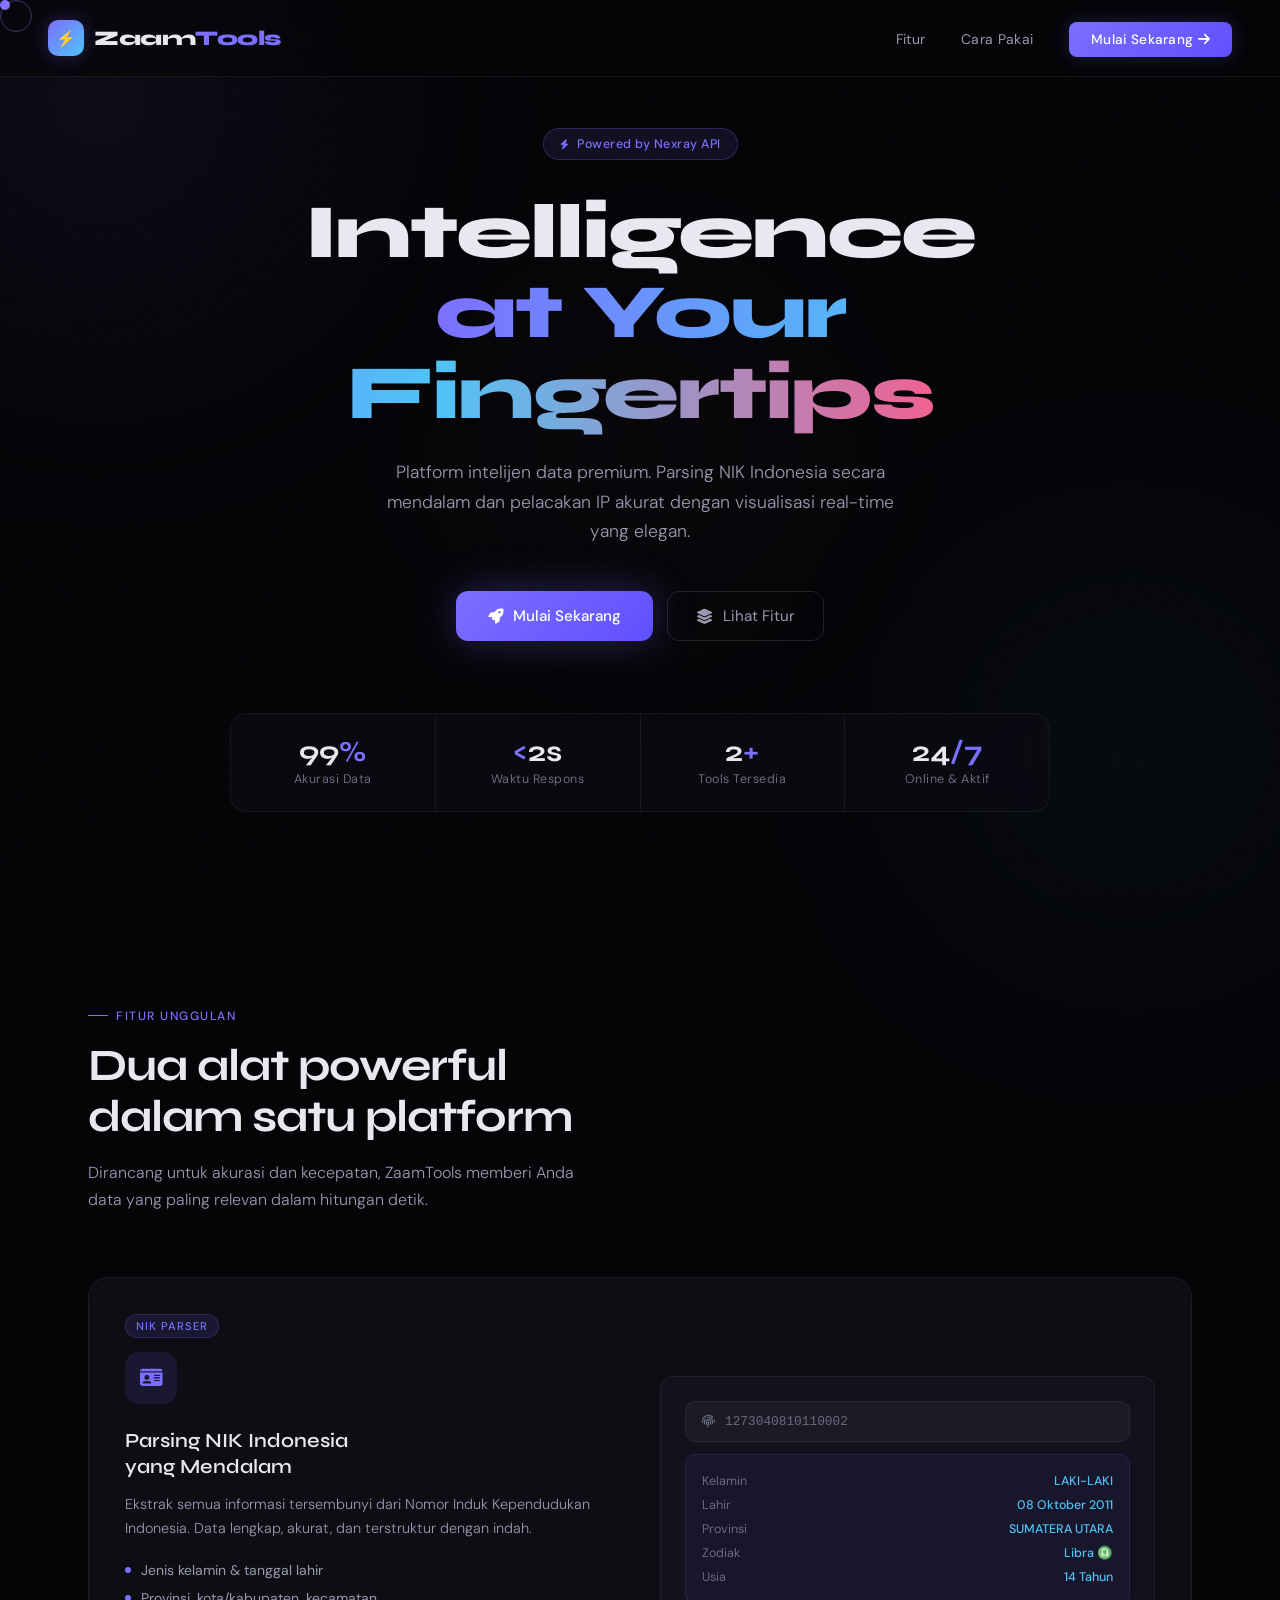
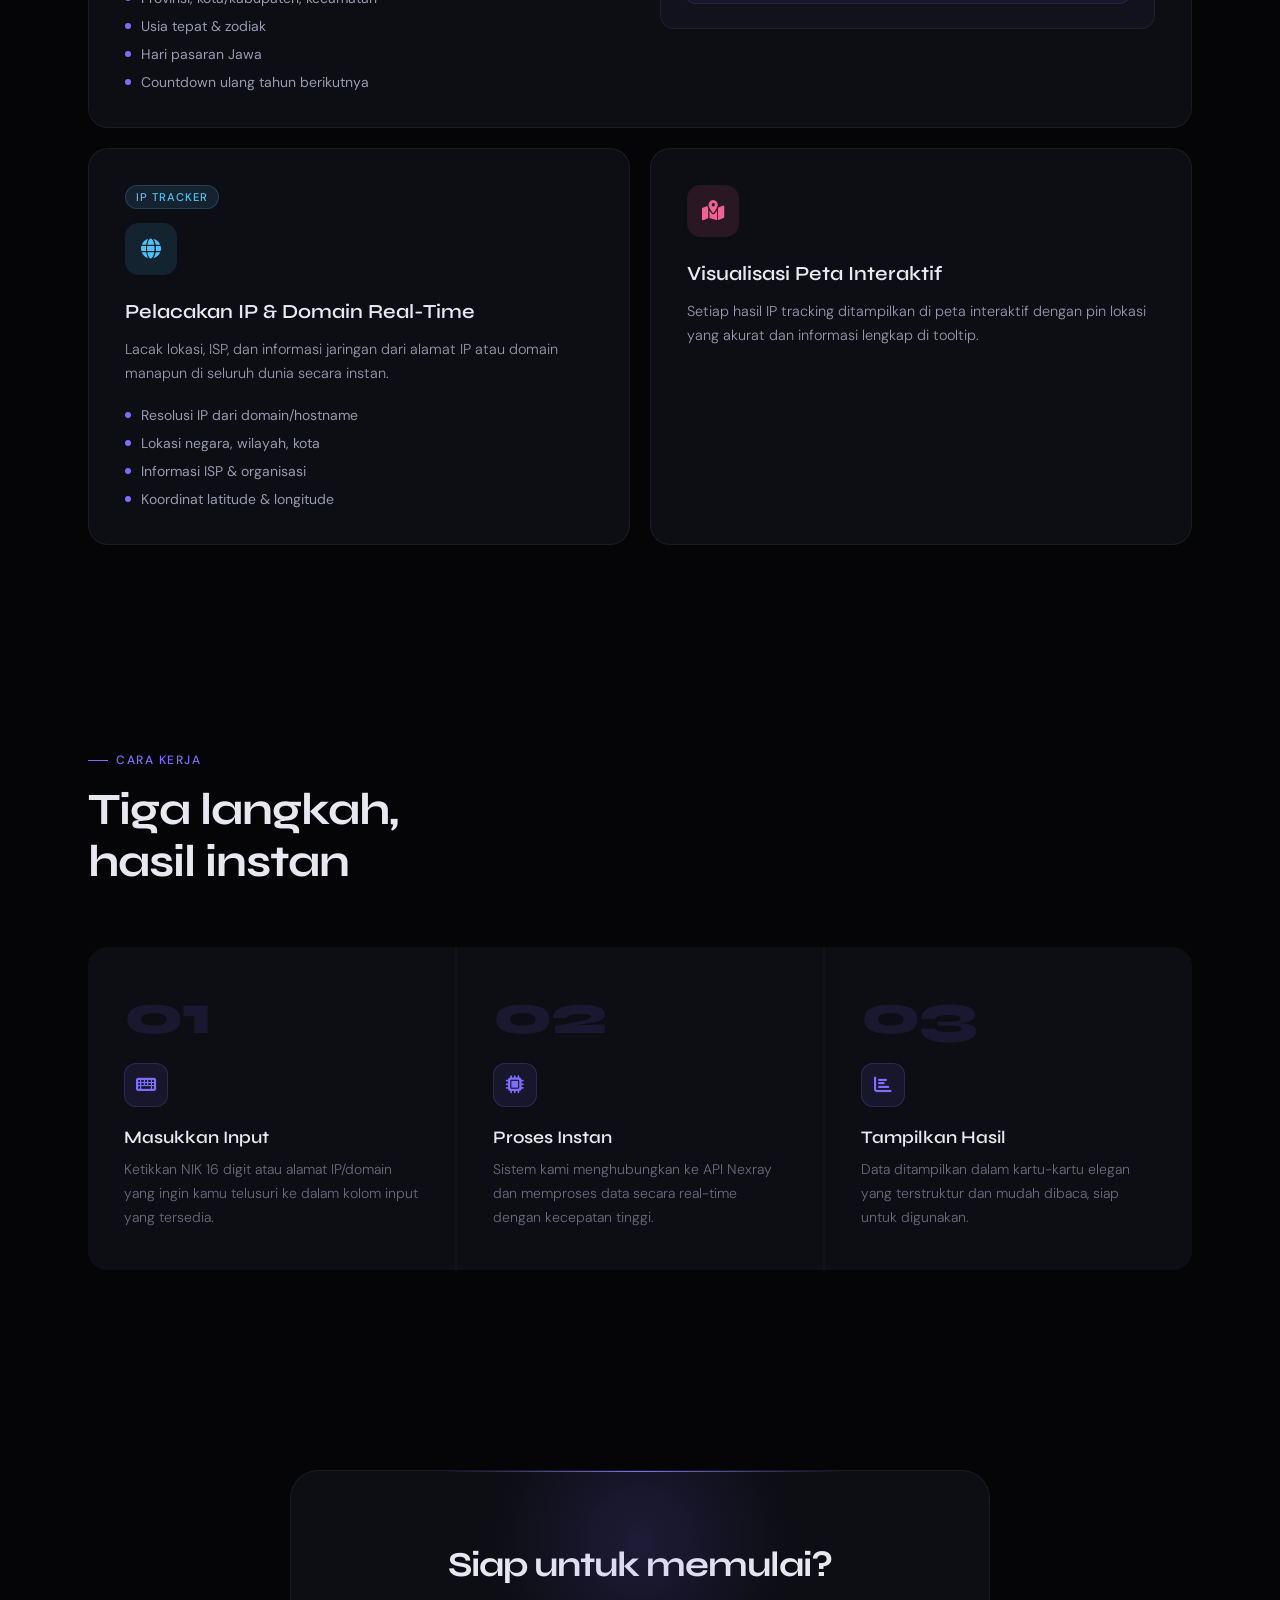
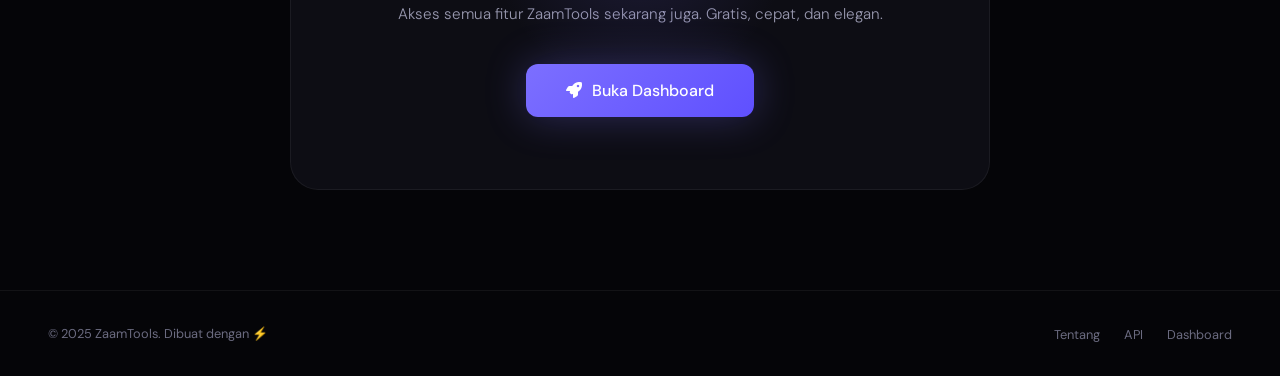
<file: index.html>
<!DOCTYPE html>
<html lang="id">
<head>
  <meta charset="UTF-8" />
  <meta name="viewport" content="width=device-width, initial-scale=1.0" />
  <title>ZaamTools — Intelligence at Your Fingertips</title>
  <link rel="preconnect" href="https://fonts.googleapis.com" />
  <link rel="preconnect" href="https://fonts.gstatic.com" crossorigin />
  <link href="https://fonts.googleapis.com/css2?family=Syne:wght@400;500;600;700;800&family=DM+Sans:ital,opsz,wght@0,9..40,300;0,9..40,400;0,9..40,500;1,9..40,300&display=swap" rel="stylesheet" />
  <link rel="stylesheet" href="https://cdnjs.cloudflare.com/ajax/libs/font-awesome/6.5.0/css/all.min.css" />
  <style>
    *, *::before, *::after { box-sizing: border-box; margin: 0; padding: 0; }

    :root {
      --bg: #050508;
      --surface: #0d0d14;
      --surface2: #12121e;
      --border: rgba(255,255,255,0.06);
      --border-bright: rgba(255,255,255,0.12);
      --accent: #7c6fff;
      --accent2: #4fc3f7;
      --accent3: #f06292;
      --text: #e8e8f0;
      --text-muted: #6b6b80;
      --text-dim: #9999b0;
      --glow: rgba(124,111,255,0.3);
      --glow2: rgba(79,195,247,0.2);
    }

    html { scroll-behavior: smooth; }

    body {
      font-family: 'DM Sans', sans-serif;
      background: var(--bg);
      color: var(--text);
      overflow-x: hidden;
      cursor: none;
    }

    /* CUSTOM CURSOR */
    .cursor {
      position: fixed;
      width: 10px; height: 10px;
      background: var(--accent);
      border-radius: 50%;
      pointer-events: none;
      z-index: 99999;
      transition: transform 0.1s ease;
      mix-blend-mode: screen;
    }
    .cursor-trail {
      position: fixed;
      width: 32px; height: 32px;
      border: 1px solid rgba(124,111,255,0.4);
      border-radius: 50%;
      pointer-events: none;
      z-index: 99998;
      transition: all 0.15s ease;
      mix-blend-mode: screen;
    }

    /* NOISE TEXTURE */
    body::before {
      content: '';
      position: fixed;
      inset: 0;
      background-image: url("data:image/svg+xml,%3Csvg viewBox='0 0 256 256' xmlns='http://www.w3.org/2000/svg'%3E%3Cfilter id='noise'%3E%3CfeTurbulence type='fractalNoise' baseFrequency='0.9' numOctaves='4' stitchTiles='stitch'/%3E%3C/filter%3E%3Crect width='100%25' height='100%25' filter='url(%23noise)' opacity='0.03'/%3E%3C/svg%3E");
      pointer-events: none;
      z-index: 1;
      opacity: 0.4;
    }

    /* GRADIENT ORBS */
    .orb {
      position: fixed;
      border-radius: 50%;
      filter: blur(120px);
      pointer-events: none;
      z-index: 0;
    }
    .orb-1 { width: 600px; height: 600px; background: radial-gradient(circle, rgba(124,111,255,0.12) 0%, transparent 70%); top: -200px; left: -200px; }
    .orb-2 { width: 500px; height: 500px; background: radial-gradient(circle, rgba(79,195,247,0.08) 0%, transparent 70%); bottom: -100px; right: -100px; }
    .orb-3 { width: 400px; height: 400px; background: radial-gradient(circle, rgba(240,98,146,0.06) 0%, transparent 70%); top: 50%; left: 50%; transform: translate(-50%,-50%); }

    /* NAVBAR */
    nav {
      position: fixed;
      top: 0; left: 0; right: 0;
      z-index: 1000;
      padding: 20px 48px;
      display: flex;
      align-items: center;
      justify-content: space-between;
      background: rgba(5,5,8,0.6);
      backdrop-filter: blur(20px);
      -webkit-backdrop-filter: blur(20px);
      border-bottom: 1px solid var(--border);
      transition: all 0.3s ease;
    }
    nav.scrolled { padding: 14px 48px; background: rgba(5,5,8,0.85); }

    .logo {
      display: flex;
      align-items: center;
      gap: 10px;
      text-decoration: none;
    }
    .logo-icon {
      width: 36px; height: 36px;
      background: linear-gradient(135deg, var(--accent), var(--accent2));
      border-radius: 10px;
      display: flex; align-items: center; justify-content: center;
      font-size: 16px;
      box-shadow: 0 0 20px var(--glow);
    }
    .logo-text {
      font-family: 'Syne', sans-serif;
      font-weight: 800;
      font-size: 1.3rem;
      letter-spacing: -0.5px;
      color: var(--text);
    }
    .logo-text span { color: var(--accent); }

    .nav-links {
      display: flex;
      align-items: center;
      gap: 36px;
      list-style: none;
    }
    .nav-links a {
      text-decoration: none;
      color: var(--text-dim);
      font-size: 0.875rem;
      font-weight: 400;
      letter-spacing: 0.3px;
      transition: color 0.2s;
    }
    .nav-links a:hover { color: var(--text); }

    .nav-cta {
      background: linear-gradient(135deg, var(--accent), #5f50ff);
      color: #fff !important;
      padding: 9px 22px;
      border-radius: 8px;
      font-weight: 500 !important;
      font-size: 0.85rem !important;
      box-shadow: 0 0 20px rgba(124,111,255,0.25);
      transition: all 0.25s ease !important;
    }
    .nav-cta:hover { box-shadow: 0 0 30px rgba(124,111,255,0.45) !important; transform: translateY(-1px); color: #fff !important; }

    /* HERO */
    .hero {
      min-height: 100vh;
      display: flex;
      align-items: center;
      justify-content: center;
      position: relative;
      z-index: 2;
      padding: 120px 48px 80px;
      text-align: center;
    }

    .hero-inner { max-width: 820px; }

    .hero-badge {
      display: inline-flex;
      align-items: center;
      gap: 8px;
      background: rgba(124,111,255,0.1);
      border: 1px solid rgba(124,111,255,0.25);
      padding: 7px 16px;
      border-radius: 100px;
      font-size: 0.78rem;
      color: var(--accent);
      font-weight: 500;
      letter-spacing: 0.5px;
      margin-bottom: 32px;
      opacity: 0;
      animation: fadeUp 0.8s ease 0.2s forwards;
    }
    .hero-badge i { font-size: 10px; }

    .hero-title {
      font-family: 'Syne', sans-serif;
      font-size: clamp(2.8rem, 6vw, 5.5rem);
      font-weight: 800;
      line-height: 1.05;
      letter-spacing: -2px;
      margin-bottom: 24px;
      opacity: 0;
      animation: fadeUp 0.8s ease 0.35s forwards;
    }

    .hero-title .line-gradient {
      background: linear-gradient(90deg, var(--accent), var(--accent2), var(--accent3));
      -webkit-background-clip: text;
      -webkit-text-fill-color: transparent;
      background-clip: text;
    }

    .hero-sub {
      font-size: 1.1rem;
      color: var(--text-dim);
      line-height: 1.7;
      max-width: 540px;
      margin: 0 auto 44px;
      font-weight: 300;
      opacity: 0;
      animation: fadeUp 0.8s ease 0.5s forwards;
    }

    .hero-actions {
      display: flex;
      gap: 14px;
      justify-content: center;
      flex-wrap: wrap;
      opacity: 0;
      animation: fadeUp 0.8s ease 0.65s forwards;
    }

    .btn-primary {
      display: inline-flex;
      align-items: center;
      gap: 10px;
      background: linear-gradient(135deg, var(--accent), #5f50ff);
      color: #fff;
      padding: 14px 32px;
      border-radius: 12px;
      font-family: 'DM Sans', sans-serif;
      font-size: 0.95rem;
      font-weight: 500;
      text-decoration: none;
      border: none;
      cursor: none;
      box-shadow: 0 0 40px rgba(124,111,255,0.3);
      transition: all 0.3s cubic-bezier(0.34, 1.56, 0.64, 1);
      position: relative;
      overflow: hidden;
    }
    .btn-primary::before {
      content: '';
      position: absolute;
      inset: 0;
      background: linear-gradient(135deg, rgba(255,255,255,0.1), transparent);
      opacity: 0;
      transition: opacity 0.3s;
    }
    .btn-primary:hover { transform: translateY(-3px) scale(1.02); box-shadow: 0 8px 50px rgba(124,111,255,0.45); }
    .btn-primary:hover::before { opacity: 1; }

    .btn-secondary {
      display: inline-flex;
      align-items: center;
      gap: 10px;
      background: transparent;
      color: var(--text-dim);
      padding: 14px 28px;
      border-radius: 12px;
      font-family: 'DM Sans', sans-serif;
      font-size: 0.95rem;
      font-weight: 400;
      text-decoration: none;
      border: 1px solid var(--border-bright);
      cursor: none;
      transition: all 0.25s ease;
    }
    .btn-secondary:hover { color: var(--text); border-color: rgba(255,255,255,0.2); background: rgba(255,255,255,0.04); }

    /* STATS */
    .stats-row {
      display: flex;
      gap: 0;
      justify-content: center;
      margin-top: 72px;
      border: 1px solid var(--border);
      border-radius: 16px;
      background: rgba(13,13,20,0.6);
      backdrop-filter: blur(10px);
      overflow: hidden;
      opacity: 0;
      animation: fadeUp 0.8s ease 0.8s forwards;
    }
    .stat-item {
      flex: 1;
      padding: 24px 32px;
      text-align: center;
      border-right: 1px solid var(--border);
      transition: background 0.25s;
    }
    .stat-item:last-child { border-right: none; }
    .stat-item:hover { background: rgba(124,111,255,0.05); }
    .stat-num {
      font-family: 'Syne', sans-serif;
      font-size: 1.8rem;
      font-weight: 700;
      color: var(--text);
      line-height: 1;
      margin-bottom: 4px;
    }
    .stat-num span { color: var(--accent); }
    .stat-label { font-size: 0.78rem; color: var(--text-muted); letter-spacing: 0.5px; }

    /* SECTION */
    section { position: relative; z-index: 2; }

    .section-label {
      display: inline-flex;
      align-items: center;
      gap: 8px;
      font-size: 0.75rem;
      font-weight: 500;
      letter-spacing: 1.5px;
      text-transform: uppercase;
      color: var(--accent);
      margin-bottom: 16px;
    }
    .section-label::before {
      content: '';
      display: block;
      width: 20px; height: 1px;
      background: var(--accent);
    }

    .section-title {
      font-family: 'Syne', sans-serif;
      font-size: clamp(1.8rem, 3.5vw, 2.8rem);
      font-weight: 700;
      letter-spacing: -1px;
      line-height: 1.15;
      margin-bottom: 16px;
    }

    .section-sub {
      font-size: 1rem;
      color: var(--text-dim);
      max-width: 500px;
      line-height: 1.7;
      font-weight: 300;
    }

    /* FEATURES */
    .features {
      padding: 100px 48px;
      max-width: 1200px;
      margin: 0 auto;
    }

    .features-header {
      margin-bottom: 64px;
    }

    .features-grid {
      display: grid;
      grid-template-columns: 1fr 1fr;
      gap: 20px;
    }

    .feature-card {
      background: var(--surface);
      border: 1px solid var(--border);
      border-radius: 20px;
      padding: 36px;
      position: relative;
      overflow: hidden;
      transition: all 0.35s cubic-bezier(0.4, 0, 0.2, 1);
      opacity: 0;
      transform: translateY(30px);
    }
    .feature-card.visible { opacity: 1; transform: translateY(0); }
    .feature-card::before {
      content: '';
      position: absolute;
      inset: 0;
      background: linear-gradient(135deg, rgba(124,111,255,0.04), transparent 60%);
      opacity: 0;
      transition: opacity 0.35s;
    }
    .feature-card:hover { border-color: rgba(124,111,255,0.2); transform: translateY(-4px); box-shadow: 0 20px 60px rgba(0,0,0,0.4), 0 0 0 1px rgba(124,111,255,0.1); }
    .feature-card:hover::before { opacity: 1; }

    .feature-card.large { grid-column: span 2; display: grid; grid-template-columns: 1fr 1fr; align-items: center; gap: 40px; }

    .feature-icon-wrap {
      width: 52px; height: 52px;
      border-radius: 14px;
      display: flex; align-items: center; justify-content: center;
      font-size: 20px;
      margin-bottom: 24px;
      position: relative;
    }
    .feature-icon-wrap.purple { background: rgba(124,111,255,0.12); color: var(--accent); }
    .feature-icon-wrap.cyan { background: rgba(79,195,247,0.12); color: var(--accent2); }
    .feature-icon-wrap.pink { background: rgba(240,98,146,0.12); color: var(--accent3); }
    .feature-icon-wrap.green { background: rgba(102,187,106,0.12); color: #66bb6a; }

    .feature-tag {
      display: inline-block;
      font-size: 0.7rem;
      font-weight: 500;
      letter-spacing: 1px;
      text-transform: uppercase;
      padding: 4px 10px;
      border-radius: 100px;
      margin-bottom: 14px;
    }
    .feature-tag.purple { background: rgba(124,111,255,0.12); color: var(--accent); border: 1px solid rgba(124,111,255,0.2); }
    .feature-tag.cyan { background: rgba(79,195,247,0.12); color: var(--accent2); border: 1px solid rgba(79,195,247,0.2); }

    .feature-title {
      font-family: 'Syne', sans-serif;
      font-size: 1.25rem;
      font-weight: 600;
      margin-bottom: 12px;
      line-height: 1.3;
    }

    .feature-desc {
      font-size: 0.9rem;
      color: var(--text-dim);
      line-height: 1.7;
      font-weight: 300;
    }

    .feature-list {
      list-style: none;
      margin-top: 20px;
      display: flex;
      flex-direction: column;
      gap: 10px;
    }
    .feature-list li {
      display: flex;
      align-items: center;
      gap: 10px;
      font-size: 0.875rem;
      color: var(--text-dim);
    }
    .feature-list li::before {
      content: '';
      width: 6px; height: 6px;
      border-radius: 50%;
      background: var(--accent);
      flex-shrink: 0;
    }

    .feature-visual {
      background: var(--surface2);
      border-radius: 14px;
      padding: 24px;
      border: 1px solid var(--border);
    }

    .mock-field {
      background: rgba(255,255,255,0.04);
      border: 1px solid var(--border);
      border-radius: 10px;
      padding: 12px 16px;
      margin-bottom: 10px;
      display: flex;
      align-items: center;
      gap: 10px;
    }
    .mock-field i { color: var(--text-muted); font-size: 13px; }
    .mock-text { font-size: 0.8rem; color: var(--text-muted); font-family: 'DM Mono', monospace; }

    .mock-result {
      background: rgba(124,111,255,0.06);
      border: 1px solid rgba(124,111,255,0.15);
      border-radius: 10px;
      padding: 14px 16px;
      margin-top: 12px;
    }
    .mock-result-row {
      display: flex;
      justify-content: space-between;
      align-items: center;
      padding: 4px 0;
      font-size: 0.78rem;
    }
    .mock-result-key { color: var(--text-muted); }
    .mock-result-val { color: var(--accent2); font-weight: 500; }

    /* HOW IT WORKS */
    .how {
      padding: 100px 48px;
      max-width: 1200px;
      margin: 0 auto;
    }

    .steps-grid {
      display: grid;
      grid-template-columns: repeat(3, 1fr);
      gap: 2px;
      background: var(--border);
      border-radius: 20px;
      overflow: hidden;
      margin-top: 60px;
    }

    .step {
      background: var(--surface);
      padding: 40px 36px;
      position: relative;
      transition: background 0.25s;
    }
    .step:hover { background: var(--surface2); }

    .step-num {
      font-family: 'Syne', sans-serif;
      font-size: 3.5rem;
      font-weight: 800;
      color: rgba(124,111,255,0.12);
      line-height: 1;
      margin-bottom: 20px;
      letter-spacing: -2px;
    }

    .step-icon {
      width: 44px; height: 44px;
      border-radius: 12px;
      background: rgba(124,111,255,0.1);
      border: 1px solid rgba(124,111,255,0.2);
      display: flex; align-items: center; justify-content: center;
      font-size: 18px;
      color: var(--accent);
      margin-bottom: 20px;
    }

    .step-title {
      font-family: 'Syne', sans-serif;
      font-size: 1.1rem;
      font-weight: 600;
      margin-bottom: 10px;
    }

    .step-desc {
      font-size: 0.875rem;
      color: var(--text-muted);
      line-height: 1.7;
      font-weight: 300;
    }

    /* CTA SECTION */
    .cta-section {
      padding: 100px 48px;
      text-align: center;
    }

    .cta-inner {
      max-width: 700px;
      margin: 0 auto;
      position: relative;
      background: var(--surface);
      border: 1px solid var(--border);
      border-radius: 28px;
      padding: 72px 60px;
      overflow: hidden;
    }
    .cta-inner::before {
      content: '';
      position: absolute;
      top: 0; left: 50%; transform: translateX(-50%);
      width: 400px; height: 1px;
      background: linear-gradient(90deg, transparent, var(--accent), transparent);
    }

    .cta-glow {
      position: absolute;
      top: -80px; left: 50%; transform: translateX(-50%);
      width: 300px; height: 300px;
      background: radial-gradient(circle, rgba(124,111,255,0.15), transparent 70%);
      pointer-events: none;
    }

    .cta-title {
      font-family: 'Syne', sans-serif;
      font-size: 2.2rem;
      font-weight: 700;
      letter-spacing: -1px;
      margin-bottom: 16px;
    }

    .cta-sub {
      color: var(--text-dim);
      font-size: 0.95rem;
      line-height: 1.7;
      margin-bottom: 36px;
      font-weight: 300;
    }

    /* FOOTER */
    footer {
      padding: 32px 48px;
      border-top: 1px solid var(--border);
      display: flex;
      align-items: center;
      justify-content: space-between;
      position: relative;
      z-index: 2;
    }
    .footer-copy {
      font-size: 0.8rem;
      color: var(--text-muted);
    }
    .footer-links {
      display: flex;
      gap: 24px;
      list-style: none;
    }
    .footer-links a {
      font-size: 0.8rem;
      color: var(--text-muted);
      text-decoration: none;
      transition: color 0.2s;
    }
    .footer-links a:hover { color: var(--text); }

    /* LOADING SCREEN */
    /* ── LOADING SCREEN FULLSCREEN ── */
    #loading-screen {
      position: fixed;
      inset: 0;
      z-index: 99999;
      display: none;
      background: #000;
      overflow: hidden;
    }
    #loading-screen.active { display: block; }

    /* Video fullscreen */
    #loading-video {
      position: absolute;
      inset: 0;
      width: 100%;
      height: 100%;
      object-fit: cover;
      object-position: center;
    }

    /* Overlay gradient di atas video */
    .loading-overlay {
      position: absolute;
      inset: 0;
      display: flex;
      flex-direction: column;
      align-items: center;
      justify-content: flex-end;
      padding-bottom: max(48px, env(safe-area-inset-bottom, 48px));
      background:
        linear-gradient(to top, rgba(5,5,8,0.92) 0%, rgba(5,5,8,0.4) 40%, transparent 70%),
        linear-gradient(to bottom, rgba(5,5,8,0.5) 0%, transparent 25%);
    }

    /* Content box bawah */
    .loading-content {
      width: 100%;
      max-width: 400px;
      padding: 0 32px;
      display: flex;
      flex-direction: column;
      align-items: center;
    }

    .loading-logo {
      font-family: 'Syne', sans-serif;
      font-size: 2.8rem;
      font-weight: 800;
      letter-spacing: -2px;
      color: #fff;
      text-shadow: 0 2px 40px rgba(124,111,255,0.8), 0 0 80px rgba(124,111,255,0.4);
      margin-bottom: 6px;
      line-height: 1;
    }
    .loading-logo span {
      background: linear-gradient(90deg, var(--accent), var(--accent2));
      -webkit-background-clip: text;
      -webkit-text-fill-color: transparent;
      background-clip: text;
    }

    .loading-tagline {
      font-size: 0.7rem;
      color: rgba(255,255,255,0.45);
      letter-spacing: 3px;
      text-transform: uppercase;
      margin-bottom: 32px;
    }

    /* Progress bar area */
    .loading-progress-wrap {
      width: 100%;
      margin-bottom: 10px;
    }
    .loading-progress-row {
      display: flex;
      align-items: center;
      justify-content: space-between;
      margin-bottom: 8px;
    }
    .loading-status {
      font-size: 0.72rem;
      color: rgba(255,255,255,0.4);
      letter-spacing: 0.5px;
    }
    .loading-percent {
      font-family: 'Syne', sans-serif;
      font-size: 0.78rem;
      font-weight: 600;
      color: var(--accent);
      letter-spacing: 1px;
    }
    .loading-bar-wrap {
      width: 100%;
      height: 3px;
      background: rgba(255,255,255,0.08);
      border-radius: 100px;
      overflow: hidden;
      position: relative;
    }
    .loading-bar {
      height: 100%;
      background: linear-gradient(90deg, var(--accent), var(--accent2), var(--accent3));
      background-size: 200% 100%;
      border-radius: 100px;
      width: 0%;
      transition: width 0.08s linear;
      animation: shimmer-bar 2s linear infinite;
    }
    @keyframes shimmer-bar {
      0% { background-position: 0% 0%; }
      100% { background-position: 200% 0%; }
    }

    /* Glowing dot on progress bar tip */
    .loading-bar::after {
      content: '';
      position: absolute;
      right: 0; top: 50%;
      transform: translateY(-50%);
      width: 8px; height: 8px;
      border-radius: 50%;
      background: #fff;
      box-shadow: 0 0 10px var(--accent2), 0 0 20px var(--accent);
      opacity: 0.9;
    }

    /* Skip button */
    #skip-btn {
      margin-top: 20px;
      background: rgba(255,255,255,0.07);
      border: 1px solid rgba(255,255,255,0.15);
      color: rgba(255,255,255,0.55);
      padding: 10px 28px;
      border-radius: 100px;
      font-family: 'DM Sans', sans-serif;
      font-size: 0.8rem;
      font-weight: 500;
      letter-spacing: 0.5px;
      cursor: pointer;
      transition: all 0.3s ease;
      backdrop-filter: blur(8px);
      -webkit-backdrop-filter: blur(8px);
      display: none;
    }
    #skip-btn:hover, #skip-btn:active {
      background: rgba(124,111,255,0.2);
      border-color: rgba(124,111,255,0.4);
      color: #fff;
      box-shadow: 0 0 20px rgba(124,111,255,0.3);
    }

    /* Corner accent top */
    .loading-top-badge {
      position: absolute;
      top: max(20px, env(safe-area-inset-top, 20px));
      left: 50%;
      transform: translateX(-50%);
      display: flex;
      align-items: center;
      gap: 8px;
      background: rgba(5,5,8,0.5);
      border: 1px solid rgba(255,255,255,0.1);
      padding: 7px 16px;
      border-radius: 100px;
      backdrop-filter: blur(12px);
      -webkit-backdrop-filter: blur(12px);
      white-space: nowrap;
    }
    .loading-top-badge span {
      font-size: 0.72rem;
      color: rgba(255,255,255,0.5);
      letter-spacing: 0.5px;
    }
    .loading-top-dot {
      width: 6px; height: 6px;
      border-radius: 50%;
      background: var(--success, #4caf7d);
      box-shadow: 0 0 8px rgba(76,175,125,0.8);
      animation: pulse-top 2s infinite;
    }
    @keyframes pulse-top {
      0%, 100% { opacity: 1; transform: scale(1); }
      50% { opacity: 0.5; transform: scale(0.8); }
    }

    /* ANIMATIONS */
    @keyframes fadeUp {
      from { opacity: 0; transform: translateY(20px); }
      to { opacity: 1; transform: translateY(0); }
    }

    @keyframes float {
      0%, 100% { transform: translateY(0); }
      50% { transform: translateY(-12px); }
    }

    .float-anim { animation: float 4s ease-in-out infinite; }

    /* SCROLLBAR */
    ::-webkit-scrollbar { width: 5px; }
    ::-webkit-scrollbar-track { background: transparent; }
    ::-webkit-scrollbar-thumb { background: rgba(124,111,255,0.3); border-radius: 100px; }

    /* MOBILE */
    @media (max-width: 768px) {
      nav { padding: 16px 20px; }
      .nav-links { display: none; }
      .hero { padding: 100px 20px 60px; }
      .stats-row { flex-direction: column; }
      .stat-item { border-right: none; border-bottom: 1px solid var(--border); }
      .stat-item:last-child { border-bottom: none; }
      .features { padding: 60px 20px; }
      .features-grid { grid-template-columns: 1fr; }
      .feature-card.large { grid-column: span 1; grid-template-columns: 1fr; }
      .steps-grid { grid-template-columns: 1fr; }
      .how { padding: 60px 20px; }
      .cta-section { padding: 60px 20px; }
      .cta-inner { padding: 48px 28px; }
      footer { flex-direction: column; gap: 16px; text-align: center; padding: 24px 20px; }
    }
  </style>
</head>
<body>

  <!-- Cursor -->
  <div class="cursor" id="cursor"></div>
  <div class="cursor-trail" id="cursorTrail"></div>

  <!-- Background -->
  <div class="orb orb-1"></div>
  <div class="orb orb-2"></div>
  <div class="orb orb-3"></div>

  <!-- Loading Screen — Fullscreen -->
  <div id="loading-screen">
    <video id="loading-video" src="media.mp4" autoplay playsinline></video>
    <div class="loading-overlay">
      <!-- Badge atas -->
      <div class="loading-top-badge">
        <div class="loading-top-dot"></div>
        <span>ZaamTools</span>
      </div>
      <!-- Content bawah -->
      <div class="loading-content">
        <div class="loading-logo">Zaam<span>Tools</span></div>
        <div class="loading-tagline">Intelligence at your fingertips</div>
        <div class="loading-progress-wrap">
          <div class="loading-progress-row">
            <span class="loading-status">Memuat sistem...</span>
            <span class="loading-percent" id="loading-percent">0%</span>
          </div>
          <div class="loading-bar-wrap">
            <div class="loading-bar" id="loading-bar"></div>
          </div>
        </div>
        <button id="skip-btn" onclick="skipLoading()">⏭&nbsp; Skip Intro</button>
      </div>
    </div>
  </div>

  <!-- Navbar -->
  <nav id="navbar">
    <a href="index.html" class="logo">
      <div class="logo-icon">⚡</div>
      <span class="logo-text">Zaam<span>Tools</span></span>
    </a>
    <ul class="nav-links">
      <li><a href="#features">Fitur</a></li>
      <li><a href="#howto">Cara Pakai</a></li>
      <li><a href="dashboard.html" class="nav-cta">Mulai Sekarang <i class="fas fa-arrow-right"></i></a></li>
    </ul>
  </nav>

  <!-- Hero -->
  <section class="hero">
    <div class="hero-inner">
      <div class="hero-badge">
        <i class="fas fa-bolt"></i>
        Powered by Nexray API
      </div>
      <h1 class="hero-title">
        Intelligence<br />
        <span class="line-gradient">at Your Fingertips</span>
      </h1>
      <p class="hero-sub">
        Platform intelijen data premium. Parsing NIK Indonesia secara mendalam dan pelacakan IP akurat dengan visualisasi real-time yang elegan.
      </p>
      <div class="hero-actions">
        <button class="btn-primary" onclick="startLoading()">
          <i class="fas fa-rocket"></i>
          Mulai Sekarang
        </button>
        <a href="#features" class="btn-secondary">
          <i class="fas fa-layer-group"></i>
          Lihat Fitur
        </a>
      </div>

      <div class="stats-row">
        <div class="stat-item">
          <div class="stat-num">99<span>%</span></div>
          <div class="stat-label">Akurasi Data</div>
        </div>
        <div class="stat-item">
          <div class="stat-num"><span>&lt;</span>2s</div>
          <div class="stat-label">Waktu Respons</div>
        </div>
        <div class="stat-item">
          <div class="stat-num">2<span>+</span></div>
          <div class="stat-label">Tools Tersedia</div>
        </div>
        <div class="stat-item">
          <div class="stat-num">24<span>/7</span></div>
          <div class="stat-label">Online & Aktif</div>
        </div>
      </div>
    </div>
  </section>

  <!-- Features -->
  <section class="features" id="features">
    <div class="features-header">
      <div class="section-label">Fitur Unggulan</div>
      <h2 class="section-title">Dua alat powerful<br />dalam satu platform</h2>
      <p class="section-sub">Dirancang untuk akurasi dan kecepatan, ZaamTools memberi Anda data yang paling relevan dalam hitungan detik.</p>
    </div>

    <div class="features-grid">
      <div class="feature-card large" data-animate>
        <div>
          <span class="feature-tag purple">NIK Parser</span>
          <div class="feature-icon-wrap purple float-anim">
            <i class="fas fa-id-card"></i>
          </div>
          <h3 class="feature-title">Parsing NIK Indonesia<br />yang Mendalam</h3>
          <p class="feature-desc">Ekstrak semua informasi tersembunyi dari Nomor Induk Kependudukan Indonesia. Data lengkap, akurat, dan terstruktur dengan indah.</p>
          <ul class="feature-list">
            <li>Jenis kelamin & tanggal lahir</li>
            <li>Provinsi, kota/kabupaten, kecamatan</li>
            <li>Usia tepat & zodiak</li>
            <li>Hari pasaran Jawa</li>
            <li>Countdown ulang tahun berikutnya</li>
          </ul>
        </div>
        <div class="feature-visual">
          <div class="mock-field">
            <i class="fas fa-fingerprint"></i>
            <span class="mock-text">1273040810110002</span>
          </div>
          <div class="mock-result">
            <div class="mock-result-row">
              <span class="mock-result-key">Kelamin</span>
              <span class="mock-result-val">LAKI-LAKI</span>
            </div>
            <div class="mock-result-row">
              <span class="mock-result-key">Lahir</span>
              <span class="mock-result-val">08 Oktober 2011</span>
            </div>
            <div class="mock-result-row">
              <span class="mock-result-key">Provinsi</span>
              <span class="mock-result-val">SUMATERA UTARA</span>
            </div>
            <div class="mock-result-row">
              <span class="mock-result-key">Zodiak</span>
              <span class="mock-result-val">Libra ♎</span>
            </div>
            <div class="mock-result-row">
              <span class="mock-result-key">Usia</span>
              <span class="mock-result-val">14 Tahun</span>
            </div>
          </div>
        </div>
      </div>

      <div class="feature-card" data-animate>
        <span class="feature-tag cyan">IP Tracker</span>
        <div class="feature-icon-wrap cyan float-anim" style="animation-delay: 0.5s">
          <i class="fas fa-globe"></i>
        </div>
        <h3 class="feature-title">Pelacakan IP & Domain Real-Time</h3>
        <p class="feature-desc">Lacak lokasi, ISP, dan informasi jaringan dari alamat IP atau domain manapun di seluruh dunia secara instan.</p>
        <ul class="feature-list">
          <li>Resolusi IP dari domain/hostname</li>
          <li>Lokasi negara, wilayah, kota</li>
          <li>Informasi ISP & organisasi</li>
          <li>Koordinat latitude & longitude</li>
        </ul>
      </div>

      <div class="feature-card" data-animate>
        <div class="feature-icon-wrap pink float-anim" style="animation-delay: 1s">
          <i class="fas fa-map-location-dot"></i>
        </div>
        <h3 class="feature-title">Visualisasi Peta Interaktif</h3>
        <p class="feature-desc">Setiap hasil IP tracking ditampilkan di peta interaktif dengan pin lokasi yang akurat dan informasi lengkap di tooltip.</p>
      </div>
    </div>
  </section>

  <!-- How it works -->
  <section class="how" id="howto">
    <div class="section-label">Cara Kerja</div>
    <h2 class="section-title">Tiga langkah,<br />hasil instan</h2>

    <div class="steps-grid">
      <div class="step">
        <div class="step-num">01</div>
        <div class="step-icon"><i class="fas fa-keyboard"></i></div>
        <h3 class="step-title">Masukkan Input</h3>
        <p class="step-desc">Ketikkan NIK 16 digit atau alamat IP/domain yang ingin kamu telusuri ke dalam kolom input yang tersedia.</p>
      </div>
      <div class="step">
        <div class="step-num">02</div>
        <div class="step-icon"><i class="fas fa-microchip"></i></div>
        <h3 class="step-title">Proses Instan</h3>
        <p class="step-desc">Sistem kami menghubungkan ke API Nexray dan memproses data secara real-time dengan kecepatan tinggi.</p>
      </div>
      <div class="step">
        <div class="step-num">03</div>
        <div class="step-icon"><i class="fas fa-chart-bar"></i></div>
        <h3 class="step-title">Tampilkan Hasil</h3>
        <p class="step-desc">Data ditampilkan dalam kartu-kartu elegan yang terstruktur dan mudah dibaca, siap untuk digunakan.</p>
      </div>
    </div>
  </section>

  <!-- CTA -->
  <section class="cta-section">
    <div class="cta-inner">
      <div class="cta-glow"></div>
      <h2 class="cta-title">Siap untuk memulai?</h2>
      <p class="cta-sub">Akses semua fitur ZaamTools sekarang juga. Gratis, cepat, dan elegan.</p>
      <button class="btn-primary" onclick="startLoading()" style="font-size: 1rem; padding: 16px 40px;">
        <i class="fas fa-rocket"></i>
        Buka Dashboard
      </button>
    </div>
  </section>

  <!-- Footer -->
  <footer>
    <div class="footer-copy">© 2025 ZaamTools. Dibuat dengan ⚡</div>
    <ul class="footer-links">
      <li><a href="#">Tentang</a></li>
      <li><a href="#">API</a></li>
      <li><a href="dashboard.html">Dashboard</a></li>
    </ul>
  </footer>

  <script>
    // Cursor
    const cursor = document.getElementById('cursor');
    const trail = document.getElementById('cursorTrail');
    let trailX = 0, trailY = 0;

    document.addEventListener('mousemove', e => {
      cursor.style.left = e.clientX - 5 + 'px';
      cursor.style.top = e.clientY - 5 + 'px';
      setTimeout(() => {
        trail.style.left = e.clientX - 16 + 'px';
        trail.style.top = e.clientY - 16 + 'px';
      }, 60);
    });

    document.querySelectorAll('a, button').forEach(el => {
      el.addEventListener('mouseenter', () => {
        cursor.style.transform = 'scale(2)';
        trail.style.transform = 'scale(1.5)';
        trail.style.borderColor = 'rgba(124,111,255,0.7)';
      });
      el.addEventListener('mouseleave', () => {
        cursor.style.transform = 'scale(1)';
        trail.style.transform = 'scale(1)';
        trail.style.borderColor = 'rgba(124,111,255,0.4)';
      });
    });

    // Navbar scroll
    const navbar = document.getElementById('navbar');
    window.addEventListener('scroll', () => {
      if (window.scrollY > 40) navbar.classList.add('scrolled');
      else navbar.classList.remove('scrolled');
    });

    // Scroll animations
    const observer = new IntersectionObserver(entries => {
      entries.forEach((entry, i) => {
        if (entry.isIntersecting) {
          setTimeout(() => entry.target.classList.add('visible'), i * 120);
        }
      });
    }, { threshold: 0.1 });
    document.querySelectorAll('[data-animate]').forEach(el => observer.observe(el));

    // Loading Screen — durasi tepat 15 detik
    const LOADING_DURATION = 15000; // 15 detik
    let loadingInterval = null;
    let loadingTimeout = null;

    function redirectToDashboard() {
      const ls = document.getElementById('loading-screen');
      ls.style.opacity = '0';
      ls.style.transition = 'opacity 0.5s ease';
      setTimeout(() => { window.location.href = 'dashboard.html'; }, 500);
    }

    function skipLoading() {
      if (loadingInterval) clearInterval(loadingInterval);
      if (loadingTimeout) clearTimeout(loadingTimeout);
      document.getElementById('loading-bar').style.width = '100%';
      document.getElementById('loading-percent').textContent = '100%';
      setTimeout(redirectToDashboard, 200);
    }

    function startLoading() {
      const ls = document.getElementById('loading-screen');
      const bar = document.getElementById('loading-bar');
      const pct = document.getElementById('loading-percent');
      const video = document.getElementById('loading-video');
      const skipBtn = document.getElementById('skip-btn');

      ls.classList.add('active');
      bar.style.width = '0%';
      pct.textContent = '0%';
      skipBtn.style.display = 'none';
      video.currentTime = 0;
      video.loop = true; // loop video agar pas dengan 15 detik
      video.play().catch(() => {});

      // Tampilkan tombol skip setelah 3 detik
      setTimeout(() => { skipBtn.style.display = 'block'; }, 3000);

      const startTime = Date.now();
      loadingInterval = setInterval(() => {
        const elapsed = Date.now() - startTime;
        const progress = Math.min((elapsed / LOADING_DURATION) * 100, 100);
        bar.style.width = progress + '%';
        pct.textContent = Math.floor(progress) + '%';

        if (progress >= 100) {
          clearInterval(loadingInterval);
          loadingInterval = null;
        }
      }, 60);

      // Redirect tepat setelah 15 detik
      loadingTimeout = setTimeout(() => {
        clearInterval(loadingInterval);
        bar.style.width = '100%';
        pct.textContent = '100%';
        setTimeout(redirectToDashboard, 200);
      }, LOADING_DURATION);
    }

    // video ended tidak langsung redirect (karena kita pakai loop)
    // tapi tetap jaga fallback jika loop tidak aktif
    document.getElementById('loading-video').addEventListener('ended', () => {
      // sudah di-handle oleh loadingTimeout
    });
  </script>
</body>
</html>
</file>
